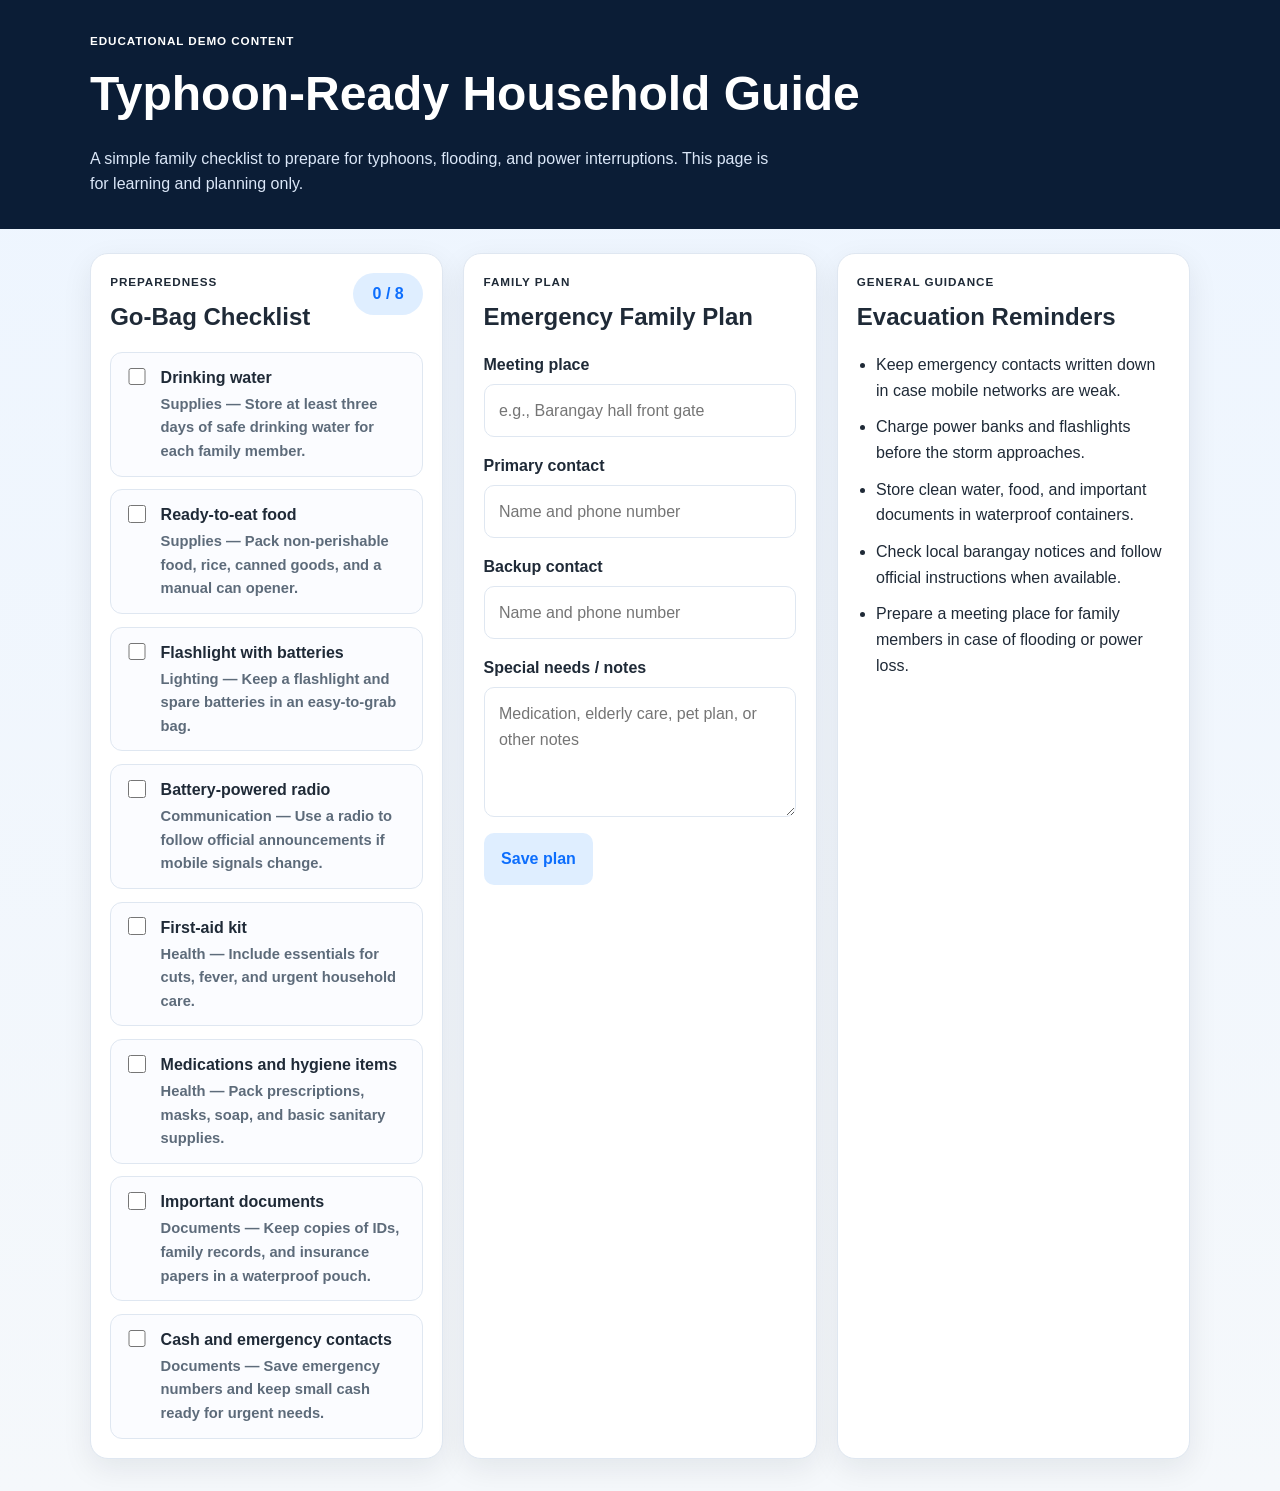
<file: index.html>
<!DOCTYPE html>
<html lang="en">
  <head>
    <meta charset="UTF-8" />
    <meta name="viewport" content="width=device-width, initial-scale=1.0" />
    <title>Typhoon-Ready Household Guide</title>
    <meta
      name="description"
      content="Educational demo for households preparing for typhoons and flooding in the Philippines."
    />
    <link rel="stylesheet" href="styles.css" />
  </head>
  <body>
    <header class="site-header">
      <div class="container">
        <p class="eyebrow">Educational demo content</p>
        <h1>Typhoon-Ready Household Guide</h1>
        <p class="intro">
          A simple family checklist to prepare for typhoons, flooding, and power
          interruptions. This page is for learning and planning only.
        </p>
      </div>
    </header>

    <main class="container main-layout">
      <section class="panel" aria-labelledby="go-bag-heading">
        <div class="panel-header">
          <div>
            <p class="section-tag">Preparedness</p>
            <h2 id="go-bag-heading">Go-Bag Checklist</h2>
          </div>
          <div class="progress" aria-live="polite" aria-atomic="true">
            <span id="progress-count">0</span>
            <span>/</span>
            <span id="progress-total">0</span>
          </div>
        </div>

        <ul id="checklist" class="checklist" aria-label="Go-bag checklist"></ul>
      </section>

      <section class="panel" aria-labelledby="plan-heading">
        <div class="panel-header">
          <div>
            <p class="section-tag">Family plan</p>
            <h2 id="plan-heading">Emergency Family Plan</h2>
          </div>
        </div>

        <form id="family-plan" class="plan-form">
          <div class="field-group">
            <label for="meeting-place">Meeting place</label>
            <input
              id="meeting-place"
              name="meeting-place"
              type="text"
              placeholder="e.g., Barangay hall front gate"
            />
          </div>

          <div class="field-group">
            <label for="contact-one">Primary contact</label>
            <input
              id="contact-one"
              name="contact-one"
              type="text"
              placeholder="Name and phone number"
            />
          </div>

          <div class="field-group">
            <label for="contact-two">Backup contact</label>
            <input
              id="contact-two"
              name="contact-two"
              type="text"
              placeholder="Name and phone number"
            />
          </div>

          <div class="field-group">
            <label for="special-needs">Special needs / notes</label>
            <textarea
              id="special-needs"
              name="special-needs"
              rows="4"
              placeholder="Medication, elderly care, pet plan, or other notes"
            ></textarea>
          </div>

          <div class="form-actions">
            <button type="button" class="secondary" id="save-plan">Save plan</button>
          </div>
        </form>
      </section>

      <section class="panel" aria-labelledby="reminders-heading">
        <div class="panel-header">
          <div>
            <p class="section-tag">General guidance</p>
            <h2 id="reminders-heading">Evacuation Reminders</h2>
          </div>
        </div>

        <ul class="reminder-list">
          <li>Keep emergency contacts written down in case mobile networks are weak.</li>
          <li>Charge power banks and flashlights before the storm approaches.</li>
          <li>Store clean water, food, and important documents in waterproof containers.</li>
          <li>Check local barangay notices and follow official instructions when available.</li>
          <li>Prepare a meeting place for family members in case of flooding or power loss.</li>
        </ul>
      </section>
    </main>

    <script src="script.js"></script>
  </body>
</html>
</file>
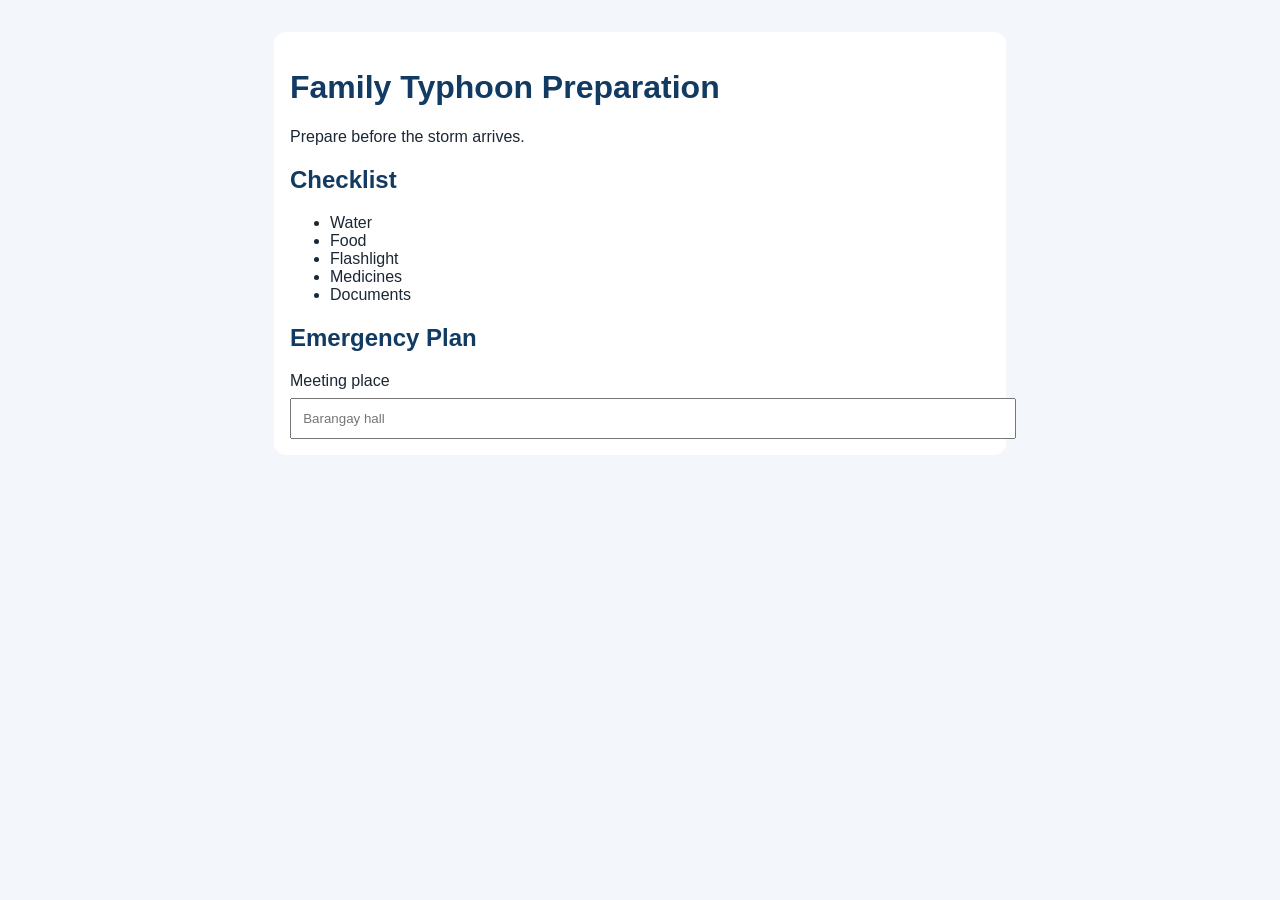
<file: outputs/task2-zero-shot/index.html>
<!DOCTYPE html>
<html lang="en">
  <head>
    <meta charset="UTF-8" />
    <meta name="viewport" content="width=device-width, initial-scale=1.0" />
    <title>Typhoon Ready</title>
    <link rel="stylesheet" href="styles.css" />
  </head>
  <body>
    <main class="container">
      <h1>Family Typhoon Preparation</h1>
      <p>Prepare before the storm arrives.</p>

      <section>
        <h2>Checklist</h2>
        <ul>
          <li>Water</li>
          <li>Food</li>
          <li>Flashlight</li>
          <li>Medicines</li>
          <li>Documents</li>
        </ul>
      </section>

      <section>
        <h2>Emergency Plan</h2>
        <label for="meeting">Meeting place</label>
        <input id="meeting" type="text" placeholder="Barangay hall" />
      </section>
    </main>
    <script src="script.js"></script>
  </body>
</html>
</file>
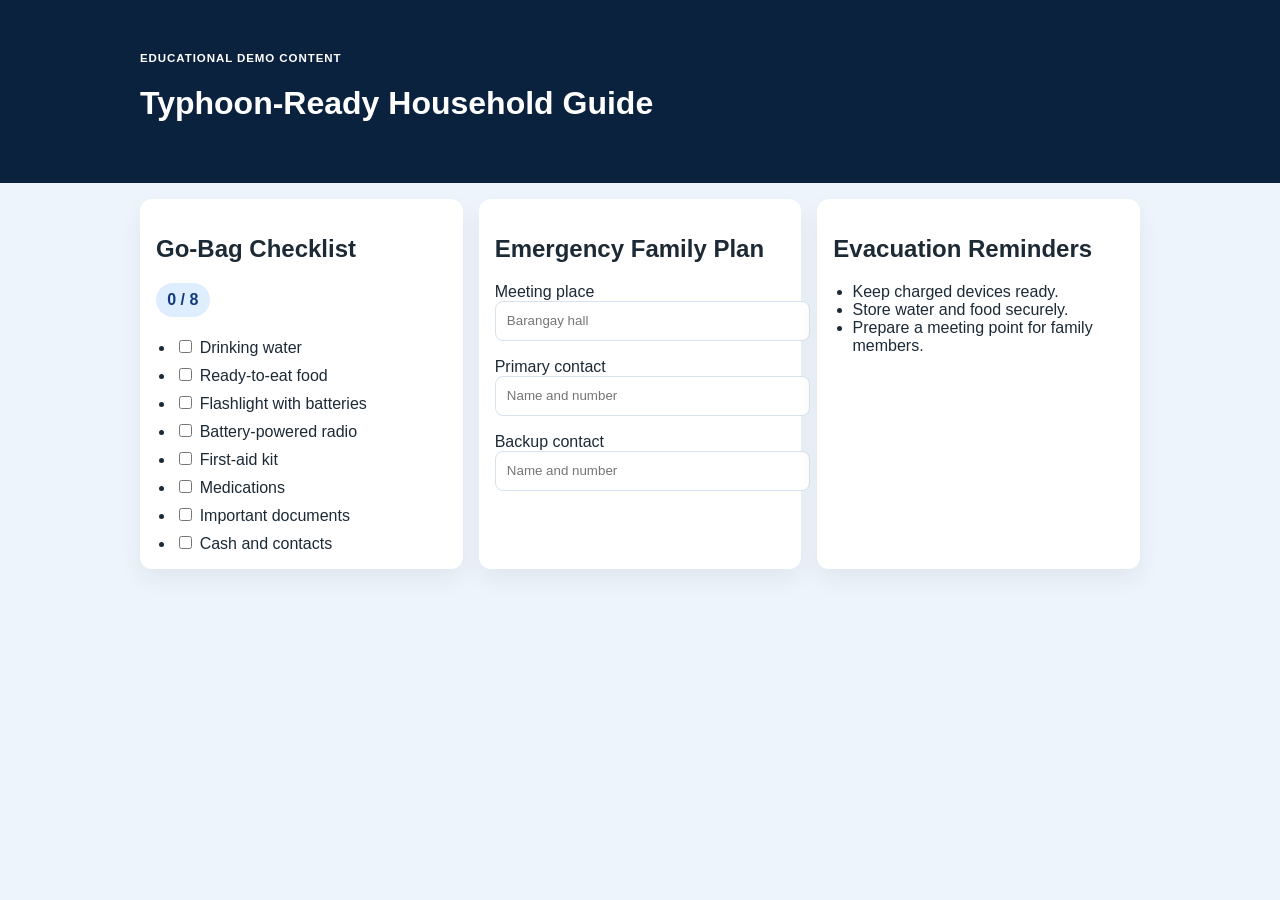
<file: outputs/task3-structured/index.html>
<!DOCTYPE html>
<html lang="en">
  <head>
    <meta charset="UTF-8" />
    <meta name="viewport" content="width=device-width, initial-scale=1.0" />
    <title>Typhoon-Ready Household Guide</title>
    <meta name="description" content="Educational demo content for household typhoon preparation." />
    <link rel="stylesheet" href="styles.css" />
  </head>
  <body>
    <header>
      <div class="container">
        <p class="tag">Educational demo content</p>
        <h1>Typhoon-Ready Household Guide</h1>
      </div>
    </header>

    <main class="container layout">
      <section class="panel">
        <h2>Go-Bag Checklist</h2>
        <div class="progress" aria-live="polite">0 / 8</div>
        <ul>
          <li><label><input type="checkbox" /> Drinking water</label></li>
          <li><label><input type="checkbox" /> Ready-to-eat food</label></li>
          <li><label><input type="checkbox" /> Flashlight with batteries</label></li>
          <li><label><input type="checkbox" /> Battery-powered radio</label></li>
          <li><label><input type="checkbox" /> First-aid kit</label></li>
          <li><label><input type="checkbox" /> Medications</label></li>
          <li><label><input type="checkbox" /> Important documents</label></li>
          <li><label><input type="checkbox" /> Cash and contacts</label></li>
        </ul>
      </section>

      <section class="panel">
        <h2>Emergency Family Plan</h2>
        <form>
          <label for="meeting-place">Meeting place</label>
          <input id="meeting-place" type="text" placeholder="Barangay hall" />

          <label for="primary-contact">Primary contact</label>
          <input id="primary-contact" type="text" placeholder="Name and number" />

          <label for="backup-contact">Backup contact</label>
          <input id="backup-contact" type="text" placeholder="Name and number" />
        </form>
      </section>

      <section class="panel">
        <h2>Evacuation Reminders</h2>
        <ul>
          <li>Keep charged devices ready.</li>
          <li>Store water and food securely.</li>
          <li>Prepare a meeting point for family members.</li>
        </ul>
      </section>
    </main>
    <script src="script.js"></script>
  </body>
</html>
</file>
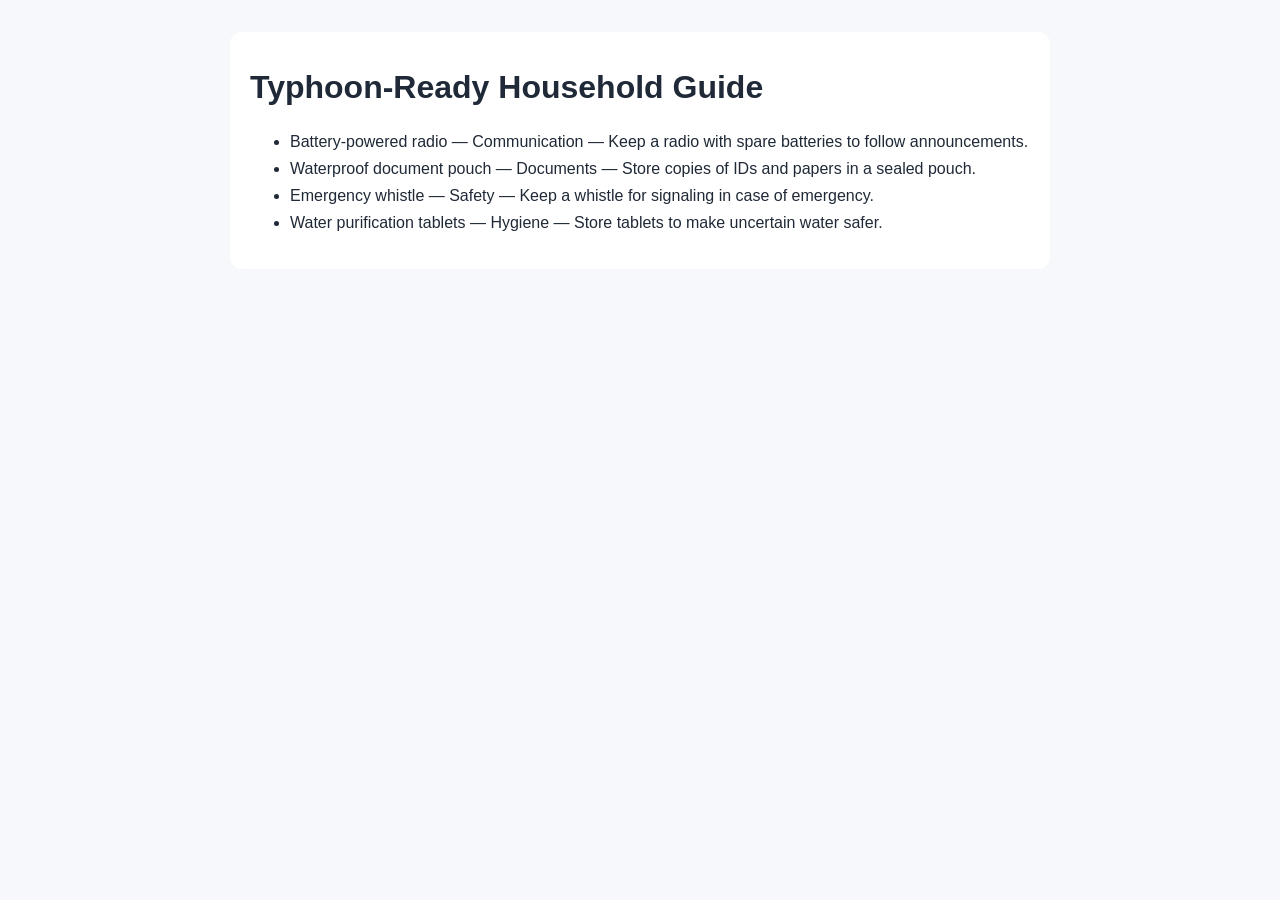
<file: outputs/task4a-few-shot/index.html>
<!DOCTYPE html>
<html lang="en">
  <head>
    <meta charset="UTF-8" />
    <meta name="viewport" content="width=device-width, initial-scale=1.0" />
    <title>Typhoon-Ready Household Guide</title>
    <link rel="stylesheet" href="styles.css" />
  </head>
  <body>
    <main class="container">
      <h1>Typhoon-Ready Household Guide</h1>
      <ul>
        <li>Battery-powered radio — Communication — Keep a radio with spare batteries to follow announcements.</li>
        <li>Waterproof document pouch — Documents — Store copies of IDs and papers in a sealed pouch.</li>
        <li>Emergency whistle — Safety — Keep a whistle for signaling in case of emergency.</li>
        <li>Water purification tablets — Hygiene — Store tablets to make uncertain water safer.</li>
      </ul>
    </main>
    <script src="script.js"></script>
  </body>
</html>
</file>
<file: styles.css>
:root {
  --bg: #f5f8fb;
  --panel: #ffffff;
  --text: #1f2a37;
  --muted: #5d6b7a;
  --primary: #0d6efd;
  --primary-soft: #dfeeff;
  --success: #1f8a5d;
  --border: #dfe7f1;
  --shadow: 0 10px 30px rgba(15, 23, 42, 0.08);
}

* {
  box-sizing: border-box;
}

html {
  scroll-behavior: smooth;
}

body {
  margin: 0;
  font-family: Arial, Helvetica, sans-serif;
  background: linear-gradient(180deg, #edf5ff 0%, var(--bg) 100%);
  color: var(--text);
  line-height: 1.6;
}

.container {
  width: min(1100px, calc(100% - 1.5rem));
  margin: 0 auto;
}

.site-header {
  background: #0b1d36;
  color: #ffffff;
  padding: 2rem 0 1rem;
}

.eyebrow,
.section-tag {
  margin: 0 0 0.35rem;
  text-transform: uppercase;
  letter-spacing: 0.08em;
  font-size: 0.73rem;
  font-weight: 700;
}

.site-header h1 {
  margin: 0;
  font-size: clamp(2rem, 4vw, 3rem);
}

.intro {
  max-width: 700px;
  margin-top: 0.8rem;
  color: #dbe7f8;
}

.main-layout {
  display: grid;
  grid-template-columns: repeat(auto-fit, minmax(280px, 1fr));
  gap: 1.25rem;
  padding: 1.5rem 0 2rem;
}

.panel {
  background: var(--panel);
  border: 1px solid var(--border);
  border-radius: 18px;
  box-shadow: var(--shadow);
  padding: 1.2rem;
}

.panel-header {
  display: flex;
  align-items: flex-start;
  justify-content: space-between;
  gap: 1rem;
  margin-bottom: 1rem;
}

.panel-header h2 {
  margin: 0;
  font-size: 1.5rem;
}

.progress {
  background: var(--primary-soft);
  color: var(--primary);
  border-radius: 999px;
  padding: 0.5rem 0.7rem;
  font-weight: 700;
  min-width: 70px;
  text-align: center;
}

.checklist {
  list-style: none;
  padding: 0;
  margin: 0;
  display: grid;
  gap: 0.8rem;
}

.check-item {
  display: grid;
  grid-template-columns: auto 1fr;
  gap: 0.75rem;
  align-items: start;
  padding: 0.75rem 0.8rem;
  border: 1px solid var(--border);
  border-radius: 12px;
  background: #fbfcff;
}

.check-item input[type="checkbox"] {
  width: 1.1rem;
  height: 1.1rem;
  margin-top: 0.18rem;
  accent-color: var(--success);
}

.check-item label {
  display: block;
  cursor: pointer;
}

.check-item strong {
  display: block;
  font-size: 1rem;
  margin-bottom: 0.15rem;
}

.item-meta {
  display: block;
  color: var(--muted);
  font-size: 0.92rem;
}

.check-item.completed {
  border-color: rgba(31, 138, 93, 0.35);
  background: rgba(31, 138, 93, 0.05);
}

.check-item.completed strong {
  text-decoration: line-through;
  color: var(--success);
}

.plan-form {
  display: grid;
  gap: 1rem;
}

.field-group {
  display: grid;
  gap: 0.4rem;
}

label {
  font-weight: 700;
}

input,
textarea,
button {
  font: inherit;
}

input,
textarea {
  width: 100%;
  padding: 0.8rem 0.9rem;
  border: 1px solid var(--border);
  border-radius: 10px;
  background: #fff;
  color: var(--text);
}

input:focus,
textarea:focus,
button:focus-visible {
  outline: 3px solid rgba(13, 110, 253, 0.22);
  outline-offset: 2px;
}

.form-actions {
  display: flex;
  justify-content: flex-start;
}

button {
  border: none;
  border-radius: 10px;
  padding: 0.8rem 1.1rem;
  font-weight: 700;
  cursor: pointer;
}

button.secondary {
  background: var(--primary-soft);
  color: var(--primary);
}

.reminder-list {
  margin: 0;
  padding-left: 1.2rem;
  display: grid;
  gap: 0.7rem;
  color: var(--text);
}

@media (max-width: 640px) {
  .site-header {
    padding-top: 1.5rem;
  }

  .panel {
    padding: 1rem;
  }

  .panel-header {
    flex-direction: column;
  }

  .check-item {
    grid-template-columns: auto 1fr;
  }
}
</file>
<file: outputs/task2-zero-shot/styles.css>
body {
  font-family: Arial, sans-serif;
  background: #f3f7fb;
  color: #1b2734;
  margin: 0;
}

.container {
  max-width: 700px;
  margin: 2rem auto;
  padding: 1rem;
  background: #fff;
  border-radius: 12px;
}

h1, h2 {
  color: #123b64;
}

input {
  width: 100%;
  padding: 0.7rem;
  margin-top: 0.5rem;
}
</file>
<file: outputs/task3-structured/styles.css>
body {
  margin: 0;
  font-family: Arial, sans-serif;
  background: #edf4fb;
  color: #1c2a36;
}

.container {
  max-width: 1000px;
  margin: 0 auto;
  padding: 1rem;
}

header {
  background: #0b223f;
  color: #fff;
  padding: 1.5rem 0;
}

.tag {
  text-transform: uppercase;
  letter-spacing: 0.08em;
  font-size: 0.72rem;
  font-weight: 700;
}

.layout {
  display: grid;
  grid-template-columns: repeat(auto-fit, minmax(280px, 1fr));
  gap: 1rem;
  padding-top: 1rem;
}

.panel {
  background: #fff;
  border-radius: 12px;
  padding: 1rem;
  box-shadow: 0 10px 25px rgba(15, 23, 42, 0.06);
}

.progress {
  background: #dfeeff;
  color: #0f3b7a;
  padding: 0.5rem 0.7rem;
  display: inline-block;
  border-radius: 999px;
  font-weight: 700;
  margin-bottom: 0.75rem;
}

ul {
  margin: 0;
  padding-left: 1.2rem;
}

label {
  display: block;
  margin-top: 0.5rem;
}

input[type="text"] {
  width: 100%;
  border: 1px solid #d8e1ee;
  border-radius: 8px;
  padding: 0.7rem;
  margin-bottom: 0.6rem;
}

@media (max-width: 640px) {
  .layout {
    grid-template-columns: 1fr;
  }
}
</file>
<file: outputs/task4a-few-shot/styles.css>
body {
  margin: 0;
  font-family: Arial, sans-serif;
  background: #f6f8fb;
  color: #1f2937;
}

.container {
  max-width: 780px;
  margin: 2rem auto;
  padding: 1rem 1.25rem;
  background: #fff;
  border-radius: 12px;
}

ul {
  line-height: 1.7;
}
</file>
